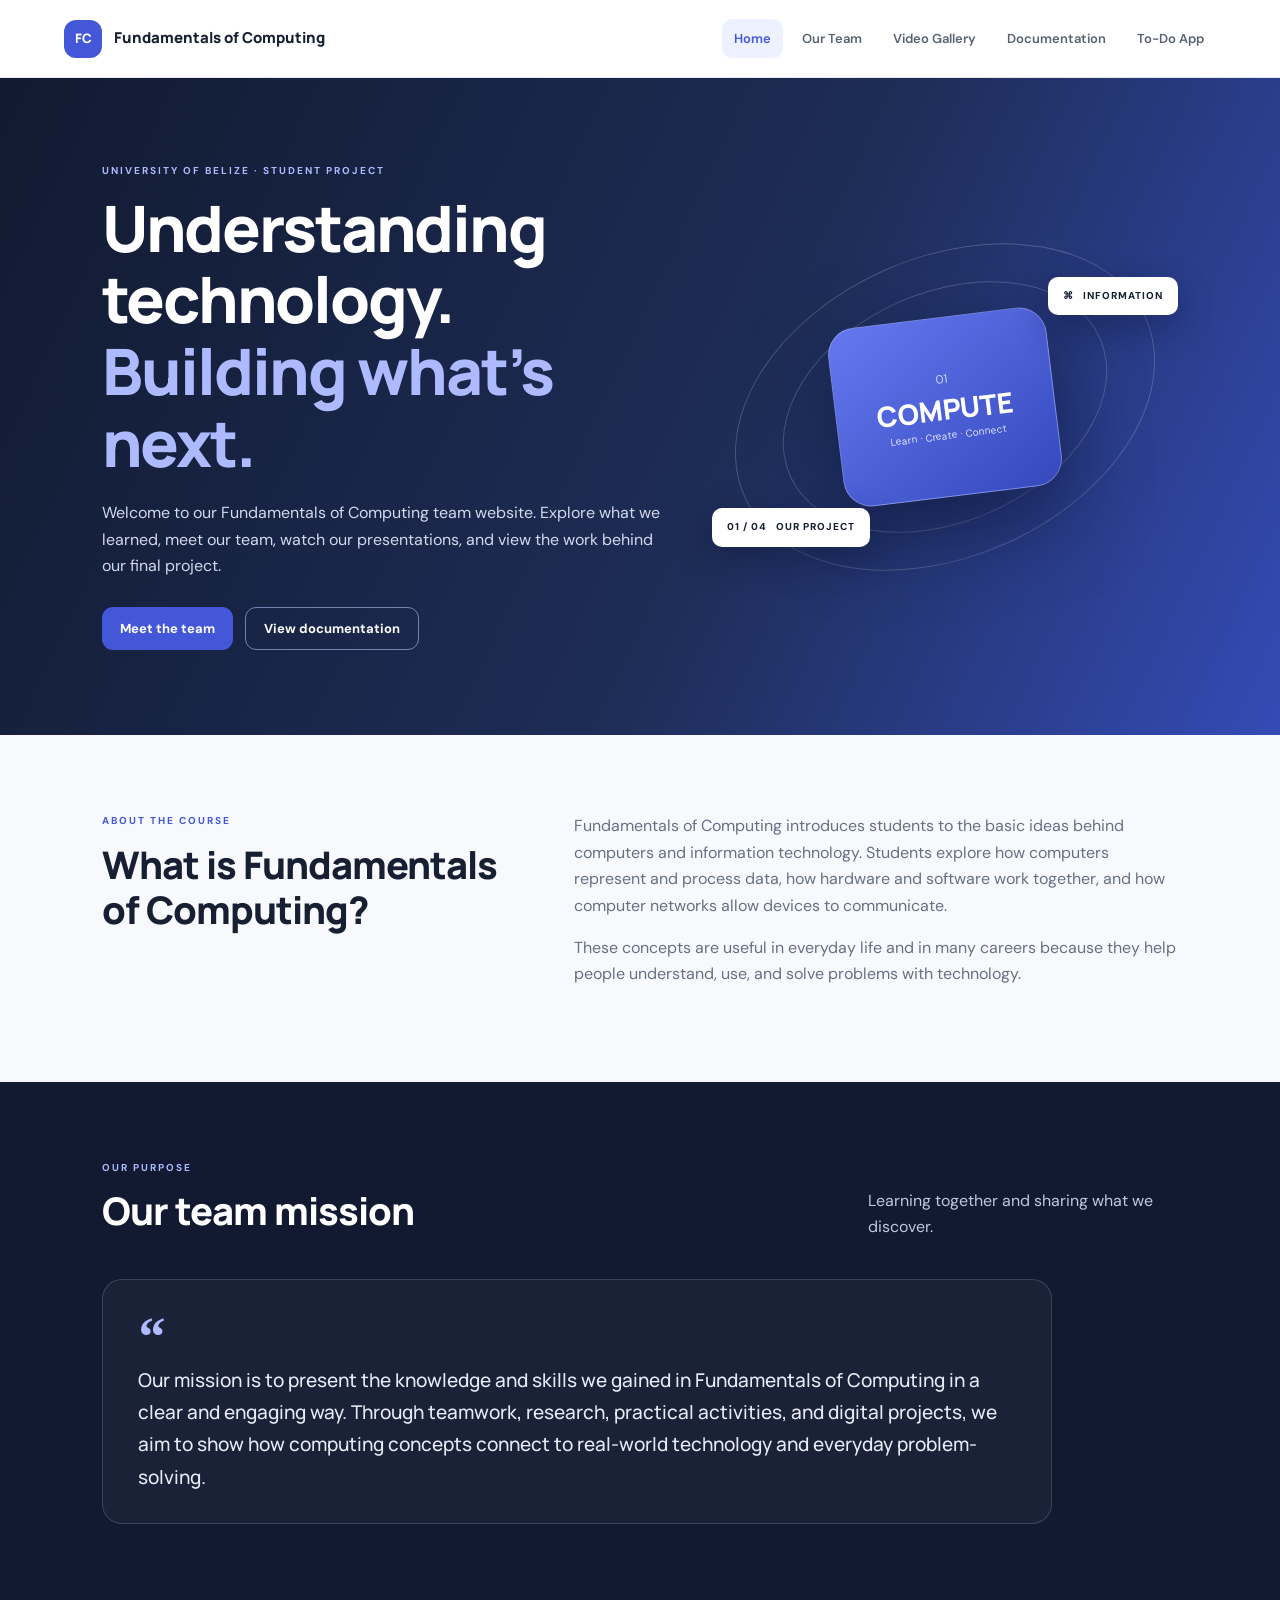
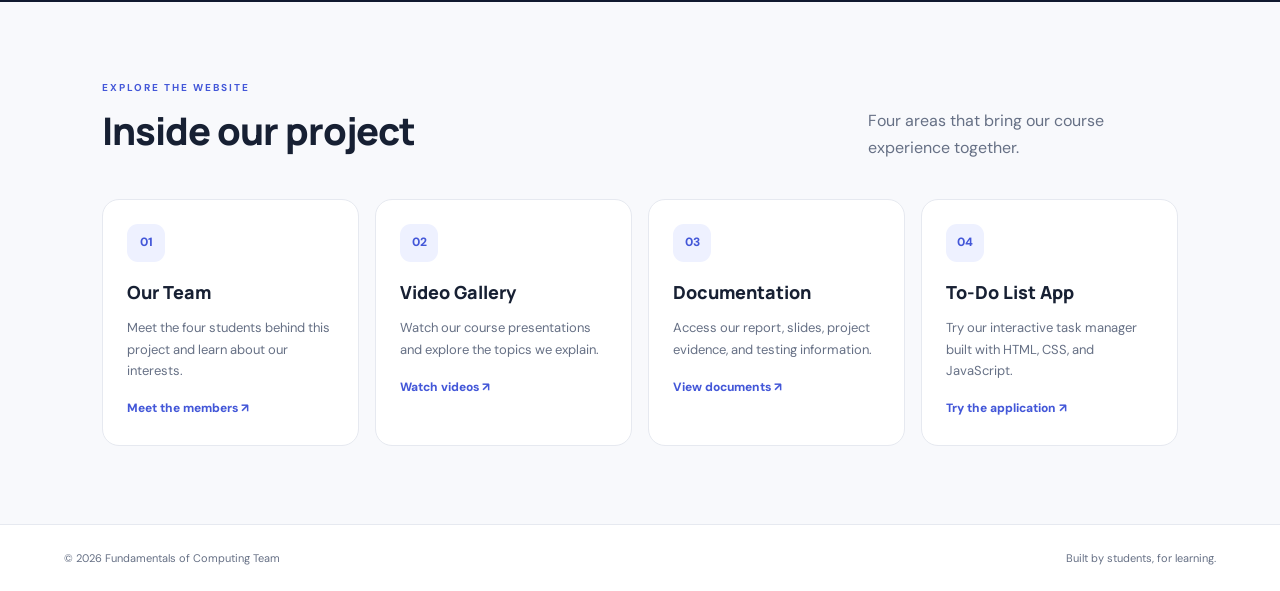
<file: index.html>
<!DOCTYPE html>
<html lang="en">
<head>
  <meta charset="UTF-8">
  <meta name="viewport" content="width=device-width, initial-scale=1.0">
  <meta name="description" content="A student team website for Fundamentals of Computing.">
  <title>Fundamentals of Computing | Home</title>
  <link rel="icon" type="image/svg+xml" href="assets/favicon.svg">
  <link rel="stylesheet" href="assets/css/style.css">
  <script src="assets/js/main.js" defer></script>
</head>
<body>
  <header class="site-header">
    <a class="brand" href="index.html"><span class="brand-mark">FC</span><span>Fundamentals of Computing</span></a>
    <button class="menu-toggle" aria-label="Toggle navigation" aria-expanded="false">☰</button>
    <nav class="main-nav" aria-label="Main navigation">
      <a class="active" href="index.html">Home</a><a href="team.html">Our Team</a>
      <a href="videos.html">Video Gallery</a><a href="documentation.html">Documentation</a>
      <a href="todo.html">To-Do App</a>
    </nav>
  </header>

  <main>
    <section class="hero">
      <div class="hero-content">
        <p class="eyebrow">UNIVERSITY OF BELIZE · STUDENT PROJECT</p>
        <h1>Understanding technology.<br><span>Building what’s next.</span></h1>
        <p class="hero-copy">Welcome to our Fundamentals of Computing team website. Explore what we learned, meet our team, watch our presentations, and view the work behind our final project.</p>
        <div class="hero-actions"><a class="button button-primary" href="team.html">Meet the team</a><a class="button button-ghost" href="documentation.html">View documentation</a></div>
      </div>
      <div class="hero-art" aria-hidden="true">
        <div class="orbit orbit-one"></div><div class="orbit orbit-two"></div>
        <div class="chip"><span>01</span><strong>COMPUTE</strong><small>Learn · Create · Connect</small></div>
        <div class="float-card float-card-top">⌘ &nbsp; INFORMATION</div>
        <div class="float-card float-card-bottom">01 / 04 &nbsp; OUR PROJECT</div>
      </div>
    </section>

    <section class="section intro-grid">
      <div><p class="eyebrow">ABOUT THE COURSE</p><h2>What is Fundamentals of Computing?</h2></div>
      <div><p>Fundamentals of Computing introduces students to the basic ideas behind computers and information technology. Students explore how computers represent and process data, how hardware and software work together, and how computer networks allow devices to communicate.</p><p>These concepts are useful in everyday life and in many careers because they help people understand, use, and solve problems with technology.</p></div>
    </section>

    <section class="section dark-section">
      <div class="section-heading"><div><p class="eyebrow">OUR PURPOSE</p><h2>Our team mission</h2></div><p>Learning together and sharing what we discover.</p></div>
      <div class="mission-card"><span class="quote-mark">“</span><p>Our mission is to present the knowledge and skills we gained in Fundamentals of Computing in a clear and engaging way. Through teamwork, research, practical activities, and digital projects, we aim to show how computing concepts connect to real-world technology and everyday problem-solving.</p></div>
    </section>

    <section class="section">
      <div class="section-heading"><div><p class="eyebrow">EXPLORE THE WEBSITE</p><h2>Inside our project</h2></div><p>Four areas that bring our course experience together.</p></div>
      <div class="feature-grid">
        <a class="feature-card" href="team.html"><span class="feature-icon">01</span><h3>Our Team</h3><p>Meet the four students behind this project and learn about our interests.</p><span class="text-link">Meet the members ↗</span></a>
        <a class="feature-card" href="videos.html"><span class="feature-icon">02</span><h3>Video Gallery</h3><p>Watch our course presentations and explore the topics we explain.</p><span class="text-link">Watch videos ↗</span></a>
        <a class="feature-card" href="documentation.html"><span class="feature-icon">03</span><h3>Documentation</h3><p>Access our report, slides, project evidence, and testing information.</p><span class="text-link">View documents ↗</span></a>
        <a class="feature-card" href="todo.html"><span class="feature-icon">04</span><h3>To-Do List App</h3><p>Try our interactive task manager built with HTML, CSS, and JavaScript.</p><span class="text-link">Try the application ↗</span></a>
      </div>
    </section>
  </main>
  <footer class="site-footer"><span>© <span data-year></span> Fundamentals of Computing Team</span><span>Built by students, for learning.</span></footer>
</body>
</html>
</file>
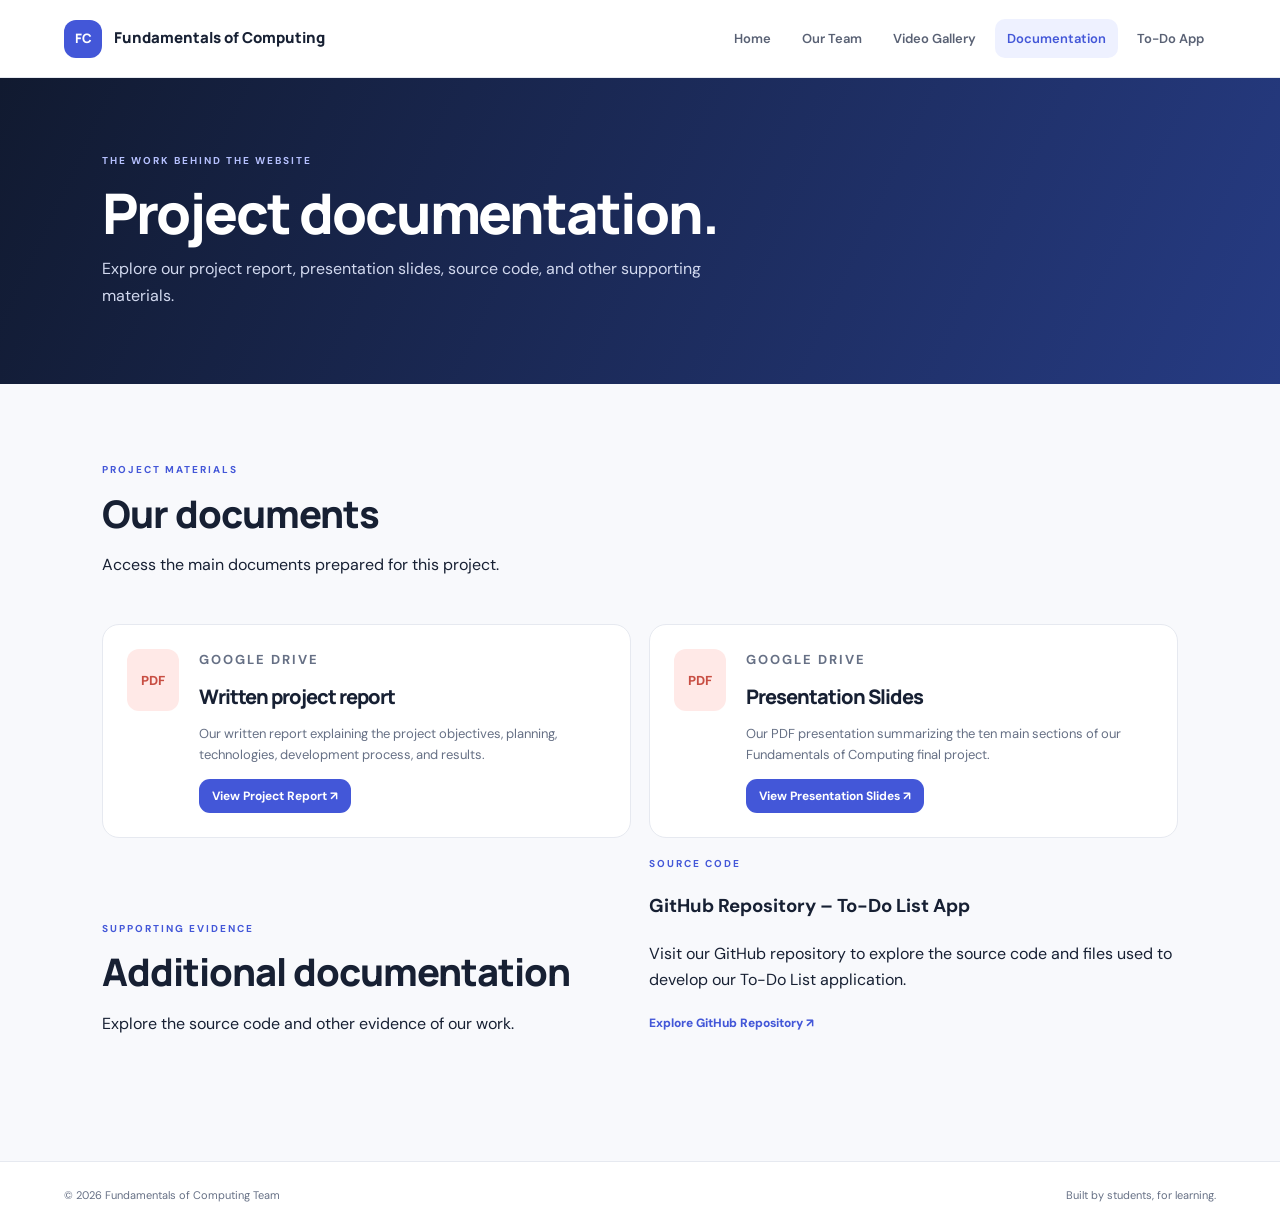
<file: documentation.html>
<!DOCTYPE html>
<html lang="en">
<head>
  <meta charset="UTF-8">
  <meta name="viewport" content="width=device-width, initial-scale=1.0">
  <meta name="description" content="Project report, presentation slides, screenshots, and testing records.">

  <title>Documentation | Fundamentals of Computing</title>

  <link rel="icon" type="image/svg+xml" href="assets/favicon.svg">
  <link rel="stylesheet" href="assets/css/style.css">
  <script src="assets/js/main.js" defer></script>
</head>

<body>

  <!-- Navigation -->
  <header class="site-header">
    <a class="brand" href="index.html">
      <span class="brand-mark">FC</span>
      <span>Fundamentals of Computing</span>
    </a>

    <button class="menu-toggle" aria-label="Toggle navigation" aria-expanded="false">☰</button>

    <nav class="main-nav" aria-label="Main navigation">
      <a href="index.html">Home</a>
      <a href="team.html">Our Team</a>
      <a href="videos.html">Video Gallery</a>
      <a class="active" href="documentation.html">Documentation</a>
      <a href="todo.html">To-Do App</a>
    </nav>
  </header>

  <main>

    <!-- Page Introduction -->
    <section class="page-hero">
      <p class="eyebrow">THE WORK BEHIND THE WEBSITE</p>
      <h1>Project documentation.</h1>
      <p>
        Explore our project report, presentation slides,
        source code, and other supporting materials.
      </p>
    </section>

    <!-- Main Documents -->
    <section class="section">

      <div class="section-heading">
        <div>
          <p class="eyebrow">PROJECT MATERIALS</p>
          <h2>Our documents</h2>
          <p>Access the main documents prepared for this project.</p>
        </div>
      </div>

      <div class="document-grid">

        <!-- Written Report -->
        <article class="document-card">
          <span class="document-icon">PDF</span>

          <div>
            <p class="eyebrow">GOOGLE DRIVE</p>
            <h2>Written project report</h2>

            <p>
              Our written report explaining the project objectives,
              planning, technologies, development process, and results.
            </p>

            <a
              class="button button-small button-primary"
              href="https://drive.google.com/file/d/1IygOXWZM0OgOB-Vzf0CLqrsh54_znldf/view?usp=sharing"
              target="_blank"
              rel="noopener noreferrer">
              View Project Report ↗
            </a>
          </div>
        </article>

        <!-- Presentation Slides -->
        <article class="document-card">
  <span class="document-icon">PDF</span>

  <div>
    <p class="eyebrow">GOOGLE DRIVE</p>
    <h2>Presentation Slides</h2>

    <p>
      Our PDF presentation summarizing the ten main sections
      of our Fundamentals of Computing final project.
    </p>

    <a
      class="button button-small button-primary"
      href="https://drive.google.com/file/d/125D0hOHrLDB5DFe2fZWdwIm-tAxNs7_U/view?usp=sharing"
      target="_blank"
      rel="noopener noreferrer">
      View Presentation Slides ↗
    </a>
  </div>
</article>

      <!-- Supporting Evidence -->
      <div class="section-heading sub-heading">
        <div>
          <p class="eyebrow">SUPPORTING EVIDENCE</p>
          <h2>Additional documentation</h2>
          <p>Explore the source code and other evidence of our work.</p>
        </div>
      </div>

      <!-- GitHub Repository -->
      <article class="evidence-card">
        <p class="eyebrow">SOURCE CODE</p>
        <h3>GitHub Repository – To-Do List App</h3>

        <p>
          Visit our GitHub repository to explore the source code
          and files used to develop our To-Do List application.
        </p>

        <a
          class="text-link"
          href="https://github.com/2026164978-cyber/To-do-List-App"
          target="_blank"
          rel="noopener noreferrer">
          Explore GitHub Repository ↗
        </a>
      </article>

    </section>

  </main>

  <!-- Footer -->
  <footer class="site-footer">
    <span>© <span data-year></span> Fundamentals of Computing Team</span>
    <span>Built by students, for learning.</span>
  </footer>

</body>
</html>
</file>
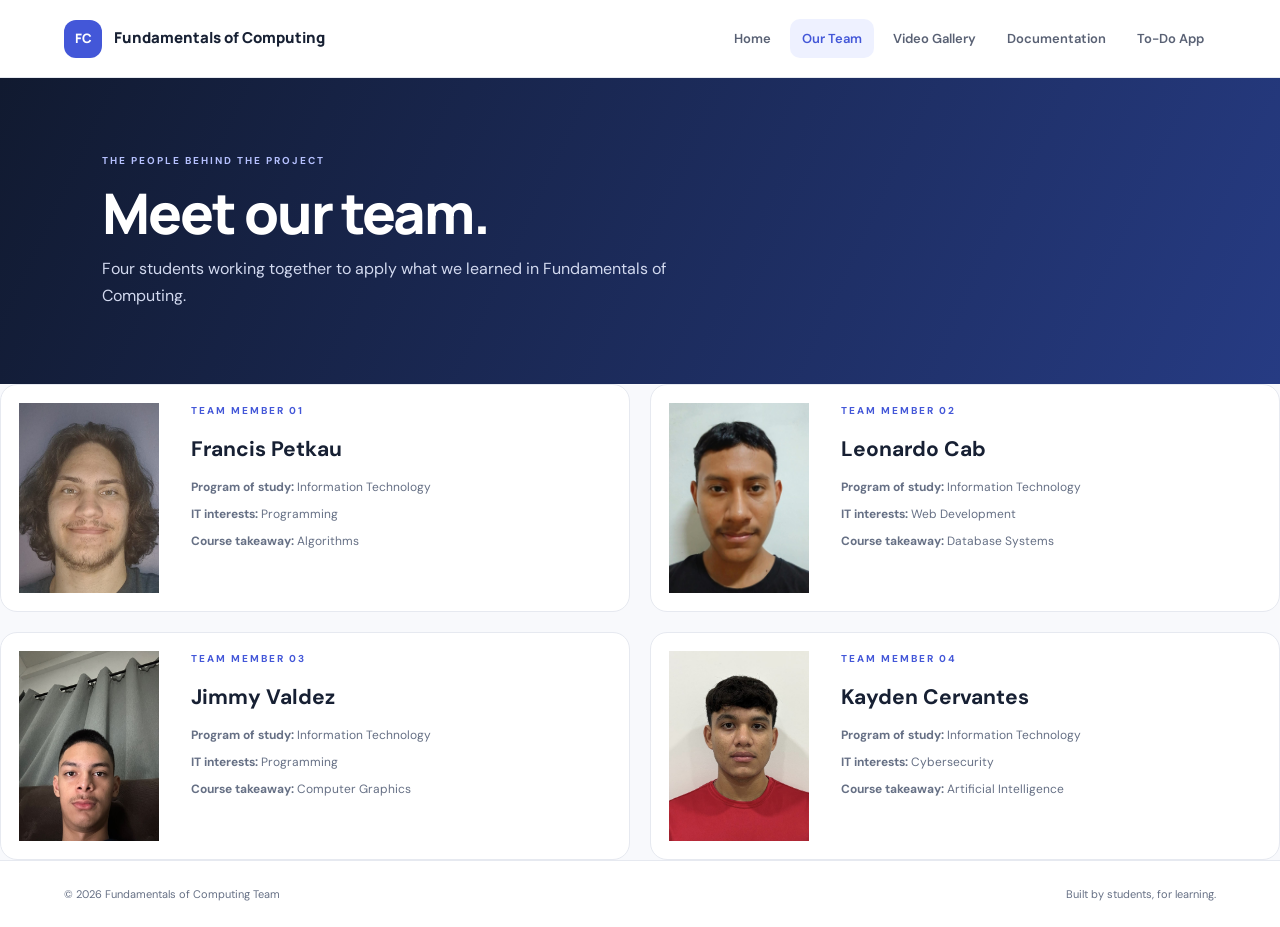
<file: team.html>
<!DOCTYPE html>
<html lang="en">
<head>
  <meta charset="UTF-8"><meta name="viewport" content="width=device-width, initial-scale=1.0">
  <meta name="description" content="Meet the Fundamentals of Computing project team.">
  <title>Our Team | Fundamentals of Computing</title>
  <link rel="icon" type="image/svg+xml" href="assets/favicon.svg"><link rel="stylesheet" href="assets/css/style.css"><script src="assets/js/main.js" defer></script>
</head>
<body>
  <header class="site-header"><a class="brand" href="index.html"><span class="brand-mark">FC</span><span>Fundamentals of Computing</span></a><button class="menu-toggle" aria-label="Toggle navigation" aria-expanded="false">☰</button><nav class="main-nav" aria-label="Main navigation"><a href="index.html">Home</a><a class="active" href="team.html">Our Team</a><a href="videos.html">Video Gallery</a><a href="documentation.html">Documentation</a><a href="todo.html">To-Do App</a></nav></header>
  <main>
    <section class="page-hero"><p class="eyebrow">THE PEOPLE BEHIND THE PROJECT</p><h1>Meet our team.</h1><p>Four students working together to apply what we learned in Fundamentals of Computing.</p></section>
    
      <div class="team-grid">
        <article class="person-card"><img src="assets/profile.jpeg" alt="Francis Petkau" class="profile-photo" style="width: 140px; height: 190px; object-fit: cover;"><div class="person-info"><p class="eyebrow">TEAM MEMBER 01</p><h2>Francis Petkau</h2><p><b>Program of study:</b> Information Technology</p><p><b>IT interests:</b> Programming</p><p><b>Course takeaway:</b> Algorithms</p></div></article>
        <article class="person-card"><img src="assets/leonardo.jpeg" alt="Leonardo Cab" class="profile-photo" style="width: 140px; height: 190px;"><div class="person-info"><p class="eyebrow">TEAM MEMBER 02</p><h2>Leonardo Cab</h2><p><b>Program of study:</b> Information Technology</p><p><b>IT interests:</b> Web Development</p><p><b>Course takeaway:</b> Database Systems</p></div></article>
        <article class="person-card"><img src="assets/jimmy.jpeg" alt="Jimmy Valdez" class="profile-photo" style="width: 140px; height: 190px;"><div class="person-info"><p class="eyebrow">TEAM MEMBER 03</p><h2>Jimmy Valdez</h2><p><b>Program of study:</b> Information Technology</p><p><b>IT interests:</b> Programming</p><p><b>Course takeaway:</b> Computer Graphics</p></div></article>
        <article class="person-card"><img src="assets/ID%20picture.jpeg" alt="Kayden Cervantes" class="person-photo" style="width: 140px; height: 190px; object-fit: cover;"><div class="person-info"><p class="eyebrow">TEAM MEMBER 04</p><h2>Kayden Cervantes</h2><p><b>Program of study:</b> Information Technology</p><p><b>IT interests:</b> Cybersecurity</p><p><b>Course takeaway:</b> Artificial Intelligence</p></div></article>
      </div>
    </section>
  </main>
  <footer class="site-footer"><span>© <span data-year></span> Fundamentals of Computing Team</span><span>Built by students, for learning.</span></footer>
</body></html>
</file>
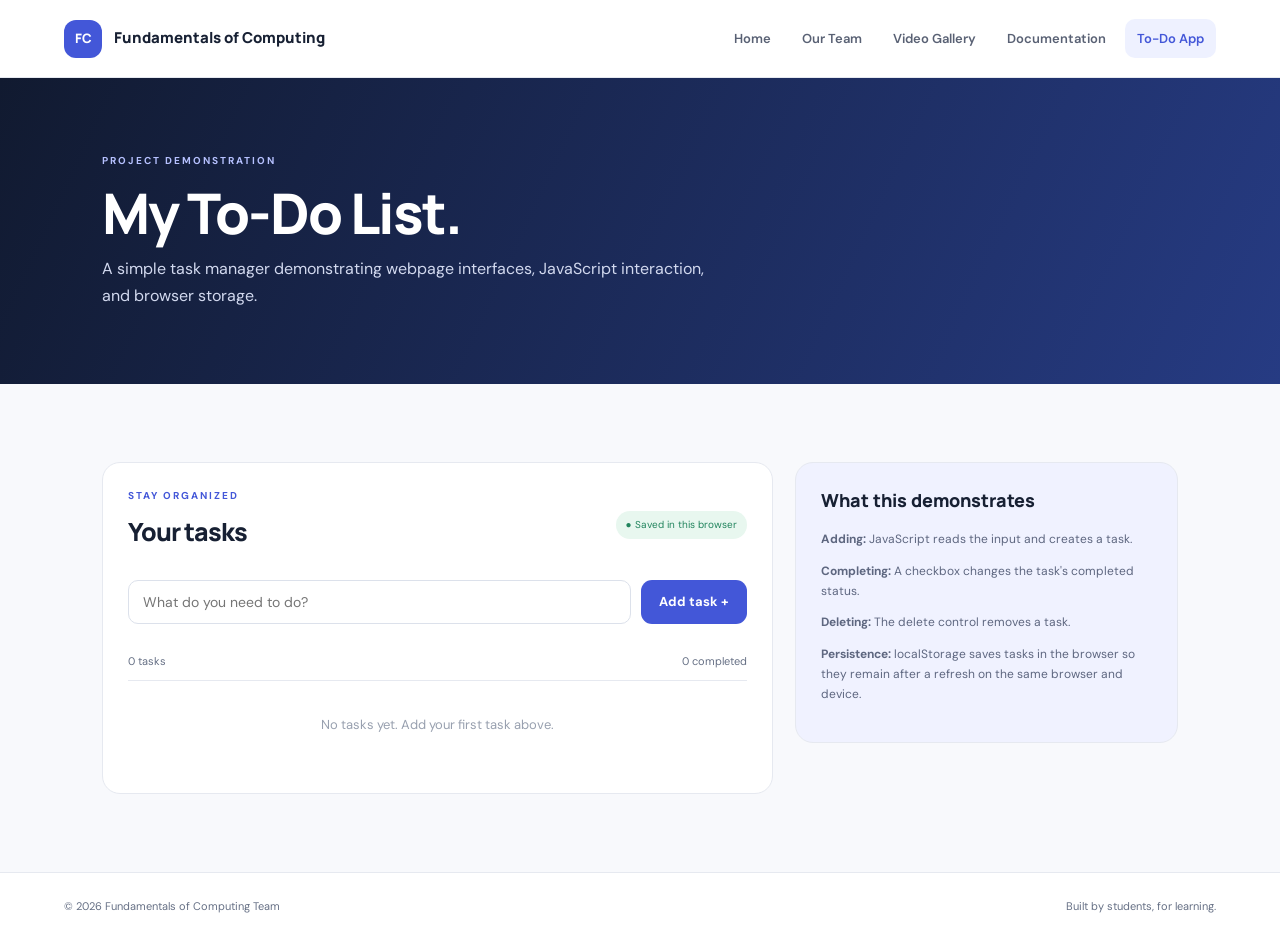
<file: todo.html>
<!DOCTYPE html>
<html lang="en">
<head>
  <meta charset="UTF-8"><meta name="viewport" content="width=device-width, initial-scale=1.0">
  <meta name="description" content="An interactive to-do list application project demonstration.">
  <title>To-Do App | Fundamentals of Computing</title>
  <link rel="icon" type="image/svg+xml" href="assets/favicon.svg"><link rel="stylesheet" href="assets/css/style.css"><script src="assets/js/main.js" defer></script><script src="assets/js/todo.js" defer></script>
</head>
<body>
  <header class="site-header"><a class="brand" href="index.html"><span class="brand-mark">FC</span><span>Fundamentals of Computing</span></a><button class="menu-toggle" aria-label="Toggle navigation" aria-expanded="false">☰</button><nav class="main-nav" aria-label="Main navigation"><a href="index.html">Home</a><a href="team.html">Our Team</a><a href="videos.html">Video Gallery</a><a href="documentation.html">Documentation</a><a class="active" href="todo.html">To-Do App</a></nav></header>
  <main>
    <section class="page-hero"><p class="eyebrow">PROJECT DEMONSTRATION</p><h1>My To-Do List.</h1><p>A simple task manager demonstrating webpage interfaces, JavaScript interaction, and browser storage.</p></section>
    <section class="section todo-section">
      <div class="todo-panel">
        <div class="todo-top"><div><p class="eyebrow">STAY ORGANIZED</p><h2>Your tasks</h2></div><span class="storage-label">● Saved in this browser</span></div>
        <form id="taskForm" class="todo-form"><label class="sr-only" for="taskInput">New task</label><input id="taskInput" type="text" placeholder="What do you need to do?" maxlength="120" required><button class="button button-primary" type="submit">Add task +</button></form>
        <div class="todo-stats"><span id="taskCount">0 tasks</span><span id="completedCount">0 completed</span></div>
        <ul id="taskList" class="task-list" aria-live="polite"></ul>
        <p id="emptyMessage" class="empty-message">No tasks yet. Add your first task above.</p>
        <button id="clearCompleted" class="text-button" type="button">Clear completed tasks</button>
      </div>
      <div class="explain-card"><h3>What this demonstrates</h3><p><b>Adding:</b> JavaScript reads the input and creates a task.</p><p><b>Completing:</b> A checkbox changes the task's completed status.</p><p><b>Deleting:</b> The delete control removes a task.</p><p><b>Persistence:</b> localStorage saves tasks in the browser so they remain after a refresh on the same browser and device.</p></div>
    </section>
  </main>
  <footer class="site-footer"><span>© <span data-year></span> Fundamentals of Computing Team</span><span>Built by students, for learning.</span></footer>
</body></html>
</file>
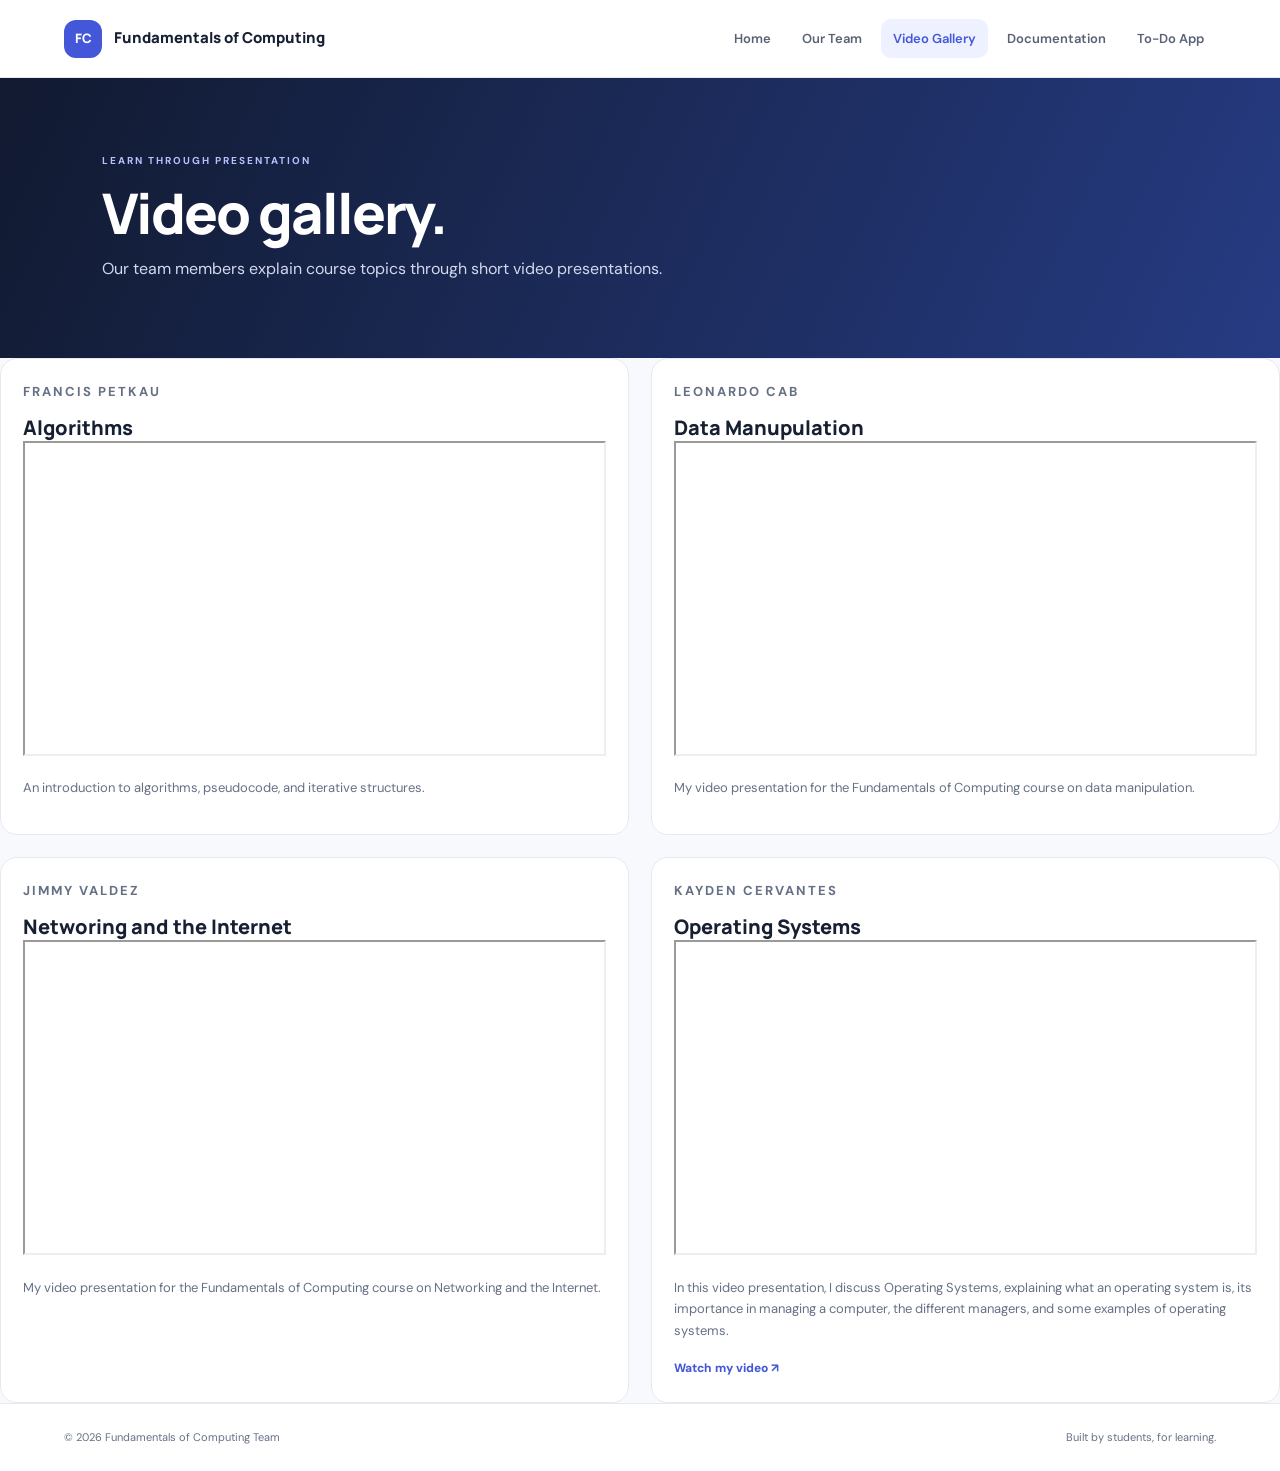
<file: videos.html>
<!DOCTYPE html>
<html lang="en">
<head>
  <meta charset="UTF-8">
  <meta name="viewport" content="width=device-width, initial-scale=1.0">
  <meta name="description" content="Course video presentations by our team.">
  <title>Video Gallery | Fundamentals of Computing</title>
  <link rel="icon" type="image/svg+xml" href="assets/favicon.svg">
  <link rel="stylesheet" href="assets/css/style.css">
  <script src="assets/js/main.js" defer></script>
</head>
<body>
  <header class="site-header">
    <a class="brand" href="index.html">
      <span class="brand-mark">FC</span>
      <span>Fundamentals of Computing</span>
    </a>
    <button class="menu-toggle" aria-label="Toggle navigation" aria-expanded="false">☰</button>
    <nav class="main-nav" aria-label="Main navigation">
      <a href="index.html">Home</a>
      <a href="team.html">Our Team</a>
      <a class="active" href="videos.html">Video Gallery</a>
      <a href="documentation.html">Documentation</a>
      <a href="todo.html">To-Do App</a>
    </nav>
  </header>

  <main>
    <section class="page-hero">
      <p class="eyebrow">LEARN THROUGH PRESENTATION</p>
      <h1>Video gallery.</h1>
      <p>Our team members explain course topics through short video presentations.</p>
    </section>


      <div class="video-grid">

        <!-- Francis Petkau -->
        <article class="video-card">
  <div class="video-info">
    <p class="eyebrow">FRANCIS PETKAU</p>
    <h2>Algorithms</h2>
    <div class="video-container">
      <iframe src="https://drive.google.com/file/d/1UxuyUXjkPWbGr66um7iGoFMCAbsU3eYQ/preview" width="100%" height="315" allow="autoplay" allowfullscreen></iframe>
    </div>
    <p>An introduction to algorithms, pseudocode, and iterative structures.</p>
  </div>
</article>

        <!-- Leonardo Cab -->
        <article class="video-card">
          <div class="video-info">
            <p class="eyebrow">LEONARDO CAB</p>
            <h2>Data Manupulation</h2>
            <div class="video-container">
              <iframe
                src="https://drive.google.com/file/d/18u417yWBSuPYSXqyG2VVpMtZzbaM5zd4/preview"
                width="100%"
                height="315"
                allow="autoplay"
                allowfullscreen>
              </iframe>
            </div>
            <p>My video presentation for the Fundamentals of Computing course on data manipulation.</p>
          </div>
        </article>
      
        <!-- Jimmy Valdez -->
    <article class="video-card">
    <div class="video-info">
    <p class="eyebrow">JIMMY VALDEZ</p>
    <h2>Networing and the Internet</h2>

    <div class="video-container">
      <iframe
        src="https://drive.google.com/file/d/172k-A8fAKZXRsHvX8UCBU4Xy8GrmovaO/preview"
        width="100%"
        height="315"
        allow="autoplay"
        allowfullscreen>
      </iframe>
      </div>

    <p>My video presentation for the Fundamentals of Computing course on Networking and the Internet.</p>
    </div>
    </article>

        
     <!-- Kayden Cervantes -->
        <article class="video-card">
          <div class="video-info">
            <p class="eyebrow">KAYDEN CERVANTES</p>
            <h2>Operating Systems</h2>
            <div class="video-container">
              <iframe
                src="https://drive.google.com/file/d/1Wqu_PFH_9Qv7F7hHcuXj4xPtmtOezXIH/preview"
                width="100%"
                height="315"
                allow="autoplay"
                allowfullscreen>
                </iframe>
              </div>
            <p>In this video presentation, I discuss Operating Systems, explaining what an operating system is, its importance in managing a computer, the different managers, and some examples of operating systems.</p>
            <a class="text-link placeholder-link" href="https://drive.google.com/file/d/1Wqu_PFH_9Qv7F7hHcuXj4xPtmtOezXIH/view?usp=sharing">Watch my video ↗</a>
            </div>
          </article>


      </div>
    </section>
  </main>

  <footer class="site-footer">
    <span>© <span data-year></span> Fundamentals of Computing Team</span>
    <span>Built by students, for learning.</span>
  </footer>
</body>
</html>
</file>
<file: assets/css/style.css>
@import url('https://fonts.googleapis.com/css2?family=DM+Sans:wght@400;500;600;700&family=Manrope:wght@400;500;600;700;800&display=swap');
:root{--ink:#172033;--muted:#667085;--blue:#4357d8;--blue-dark:#2639a7;--pale:#eef1ff;--line:#e6e9f0;--bg:#f8f9fc;--white:#fff;--navy:#111a30;--radius:20px}
*{box-sizing:border-box}html{scroll-behavior:smooth}body{margin:0;background:var(--bg);color:var(--ink);font-family:'DM Sans',Arial,sans-serif;line-height:1.65}a{color:inherit;text-decoration:none}.site-header{height:auto;min-height:78px;padding:14px max(5vw,24px);display:flex;align-items:center;justify-content:space-between;gap:24px;background:#fff;border-bottom:1px solid var(--line);position:sticky;top:0;z-index:10}.brand{display:flex;align-items:center;gap:12px;font-family:Manrope,sans-serif;font-weight:800;font-size:15px}.brand-mark{width:38px;height:38px;border-radius:12px;background:var(--blue);color:#fff;display:grid;place-items:center;font-size:13px}.main-nav{display:flex;align-items:center;gap:7px}.main-nav a{padding:9px 12px;border-radius:10px;color:#596174;font-size:13px;font-weight:600}.main-nav a:hover,.main-nav a.active{background:var(--pale);color:var(--blue)}.menu-toggle{display:none;border:0;background:var(--pale);border-radius:9px;padding:8px 11px;font-size:20px;color:var(--blue)}
.hero{min-height:530px;padding:85px max(8vw,28px);background:linear-gradient(115deg,#111a30 0%,#1e2d57 58%,#344bb6 100%);color:#fff;display:grid;grid-template-columns:1.1fr .9fr;align-items:center;gap:40px;overflow:hidden}.hero-content{max-width:650px}.eyebrow{font-size:10px;letter-spacing:2px;font-weight:700;color:var(--blue);margin:0 0 12px}.hero .eyebrow,.dark-section .eyebrow{color:#aebaff}.hero h1,.page-hero h1{font:800 clamp(38px,5vw,64px)/1.12 Manrope,sans-serif;letter-spacing:-2px;margin:0 0 22px}.hero h1 span{color:#aebaff}.hero-copy{max-width:570px;color:#d3d9ec;font-size:16px}.hero-actions{display:flex;gap:12px;flex-wrap:wrap;margin-top:28px}.button{display:inline-flex;align-items:center;justify-content:center;border:0;border-radius:11px;padding:12px 18px;font:700 13px 'DM Sans',sans-serif;cursor:pointer}.button-primary{background:var(--blue);color:#fff}.button-primary:hover{background:var(--blue-dark)}.button-ghost{border:1px solid #7582ae;color:#fff}.button-small{padding:9px 13px;font-size:12px}.hero-art{height:330px;position:relative;display:grid;place-items:center}.orbit{position:absolute;border:1px solid #ffffff30;border-radius:50%;transform:rotate(-24deg)}.orbit-one{width:340px;height:230px}.orbit-two{width:440px;height:300px}.chip{width:220px;height:180px;border-radius:28px;background:linear-gradient(145deg,#6578f0,#3549bd);box-shadow:0 30px 80px #080f2b88;display:flex;flex-direction:column;justify-content:center;align-items:center;transform:rotate(-7deg);border:1px solid #ffffff40}.chip span{font-size:12px;color:#cdd4ff}.chip strong{font:800 28px Manrope}.chip small{font-size:10px;color:#e1e5ff}.float-card{position:absolute;background:#fff;color:var(--ink);padding:11px 15px;border-radius:10px;box-shadow:0 12px 35px #080f2b55;font-size:10px;font-weight:800;letter-spacing:1px}.float-card-top{top:35px;right:0}.float-card-bottom{bottom:25px;left:0}
.section{padding:78px max(8vw,28px);max-width:1500px;margin:auto}.intro-grid{display:grid;grid-template-columns:.8fr 1.2fr;gap:70px}.section h2{font:800 clamp(27px,3vw,38px)/1.2 Manrope,sans-serif;letter-spacing:-1px;margin:0 0 15px}.intro-grid p:not(.eyebrow){color:var(--muted);margin-top:0}.dark-section{max-width:none;background:var(--navy);color:#fff}.section-heading{display:flex;justify-content:space-between;align-items:end;gap:30px;margin-bottom:30px}.section-heading>p{max-width:310px;color:var(--muted);margin:0 0 8px}.dark-section .section-heading>p{color:#c0c8dd}.mission-card{max-width:950px;border:1px solid #ffffff26;border-radius:var(--radius);padding:30px 35px;background:#ffffff09}.quote-mark{font:800 54px Georgia;color:#aebaff;line-height:1}.mission-card p{font:500 19px/1.7 Manrope;color:#e7eaf4;margin:0}.feature-grid{display:grid;grid-template-columns:repeat(4,1fr);gap:16px}.feature-card{padding:24px;border:1px solid var(--line);border-radius:17px;background:#fff;transition:.2s}.feature-card:hover{transform:translateY(-4px);box-shadow:0 15px 35px #17203312;border-color:#c8ceff}.feature-icon{display:grid;place-items:center;width:38px;height:38px;border-radius:11px;background:var(--pale);color:var(--blue);font-weight:800;font-size:12px}.feature-card h3{font:800 18px Manrope;margin:18px 0 8px}.feature-card p,.video-info p,.document-card p{font-size:13px;color:var(--muted)}.text-link{font-size:12px;font-weight:800;color:var(--blue)}.page-hero{padding:75px max(8vw,28px);background:linear-gradient(115deg,#111a30,#263b83);color:#fff}.page-hero .eyebrow{color:#b6c1ff}.page-hero h1{font-size:clamp(38px,5vw,56px);margin-bottom:12px}.page-hero>p:last-child{color:#d2d9ef;max-width:620px;margin:0}.notice{padding:17px 20px;background:#fff8e8;border:1px solid #f1dfb5;border-radius:13px;color:#71551c;font-size:13px;margin-bottom:28px}.team-grid{display:grid;grid-template-columns:repeat(2,1fr);gap:20px}.person-card{display:grid;grid-template-columns:150px 1fr;gap:22px;background:#fff;border:1px solid var(--line);border-radius:17px;padding:18px}.photo-placeholder{min-height:190px;border-radius:12px;background:linear-gradient(145deg,#dfe4ff,#b9c4f7);display:grid;place-items:center;color:#3346b1;font:800 34px Manrope}.person-info h2{font-size:21px;margin:0 0 12px}.person-info p:not(.eyebrow){font-size:12px;color:var(--muted);margin:7px 0}.placeholder{color:#a06b13;font-style:italic}.video-grid{display:grid;grid-template-columns:repeat(2,1fr);gap:22px}.video-card{overflow:hidden;border-radius:17px;background:#fff;border:1px solid var(--line)}.video-placeholder{height:190px;background:linear-gradient(135deg,#17213b,#3c50ad);display:flex;flex-direction:column;align-items:center;justify-content:center;color:#fff;gap:8px}.video-placeholder span{width:52px;height:52px;border-radius:50%;background:#ffffff25;display:grid;place-items:center;font-size:20px}.video-placeholder small{font-size:10px;letter-spacing:2px}.video-info{padding:22px}.video-info h2,.document-card h2{font:800 20px Manrope;margin:0}.document-grid{display:grid;grid-template-columns:repeat(2,1fr);gap:18px}.document-card{display:flex;gap:20px;padding:24px;background:#fff;border:1px solid var(--line);border-radius:17px}.document-icon{flex:0 0 52px;height:62px;border-radius:12px;background:#ffe9e7;color:#c84e43;display:grid;place-items:center;font-weight:800;font-size:13px}.document-icon.slides{background:#fff0d9;color:#b36b12}.sub-heading{margin-top:65px}.evidence-list{border-top:1px solid var(--line)}.evidence-list>div{display:flex;gap:22px;padding:20px 4px;border-bottom:1px solid var(--line)}.evidence-list>div>span{font:800 13px Manrope;color:var(--blue)}.evidence-list h3{margin:0;font:800 16px Manrope}.evidence-list p{margin:4px 0 0;color:var(--muted);font-size:13px}
.todo-section{display:grid;grid-template-columns:1.4fr .8fr;gap:22px;align-items:start}.todo-panel,.explain-card{background:#fff;border:1px solid var(--line);border-radius:18px;padding:25px}.todo-top{display:flex;justify-content:space-between;align-items:center;gap:15px}.todo-top h2{font-size:25px}.storage-label{font-size:10px;color:#21845d;background:#e8f7ef;border-radius:30px;padding:6px 10px}.todo-form{display:flex;gap:10px;margin:18px 0}.todo-form input{flex:1;min-width:0;padding:12px 14px;border:1px solid #dce1eb;border-radius:10px;font:14px 'DM Sans',sans-serif}.todo-stats{display:flex;justify-content:space-between;color:var(--muted);font-size:11px;padding:10px 0;border-bottom:1px solid var(--line)}.task-list{list-style:none;margin:0;padding:0}.task-item{display:flex;align-items:center;gap:12px;padding:13px 3px;border-bottom:1px solid #edf0f5}.task-item input{accent-color:var(--blue);width:17px;height:17px}.task-text{flex:1;overflow-wrap:anywhere;font-size:13px}.task-text.done{text-decoration:line-through;color:#98a0af}.delete-task{border:0;background:#fff0ef;color:#c3443a;border-radius:8px;padding:7px 10px;cursor:pointer;font-size:11px}.empty-message{color:#98a0af;text-align:center;font-size:13px;padding:20px}.text-button{border:0;background:none;color:var(--blue);font-weight:700;font-size:11px;cursor:pointer;padding:12px 0 0}.explain-card{background:#f0f2ff}.explain-card h3{font:800 18px Manrope;margin-top:0}.explain-card p{font-size:12px;color:#5e6780}.site-footer{padding:24px max(5vw,24px);display:flex;justify-content:space-between;gap:20px;background:#fff;border-top:1px solid var(--line);color:var(--muted);font-size:11px}.sr-only{position:absolute;width:1px;height:1px;padding:0;margin:-1px;overflow:hidden;clip:rect(0,0,0,0);white-space:nowrap;border:0}
@media(max-width:900px){.main-nav{gap:0}.main-nav a{padding:8px;font-size:12px}.feature-grid{grid-template-columns:repeat(2,1fr)}.team-grid{grid-template-columns:1fr}.hero{grid-template-columns:1fr}.hero-art{height:260px}.todo-section{grid-template-columns:1fr}}
@media(max-width:650px){.site-header{padding:12px 18px}.brand{font-size:12px}.menu-toggle{display:block}.main-nav{display:none;position:absolute;top:68px;left:0;right:0;padding:12px 18px 18px;background:#fff;border-bottom:1px solid var(--line);flex-direction:column;align-items:stretch}.main-nav.open{display:flex}.main-nav a{padding:11px}.hero{padding:65px 25px;min-height:0}.hero-art{height:220px}.orbit-one{width:270px}.orbit-two{width:340px}.section{padding:55px 22px}.intro-grid{grid-template-columns:1fr;gap:10px}.section-heading{display:block}.section-heading>p{margin-top:10px}.feature-grid,.video-grid,.document-grid{grid-template-columns:1fr}.person-card{grid-template-columns:95px 1fr;padding:13px;gap:14px}.photo-placeholder{min-height:145px;font-size:25px}.document-card{padding:18px}.todo-panel{padding:18px}.todo-form{flex-direction:column}.site-footer{flex-direction:column;gap:5px}.page-hero{padding:55px 24px}}
</file>
